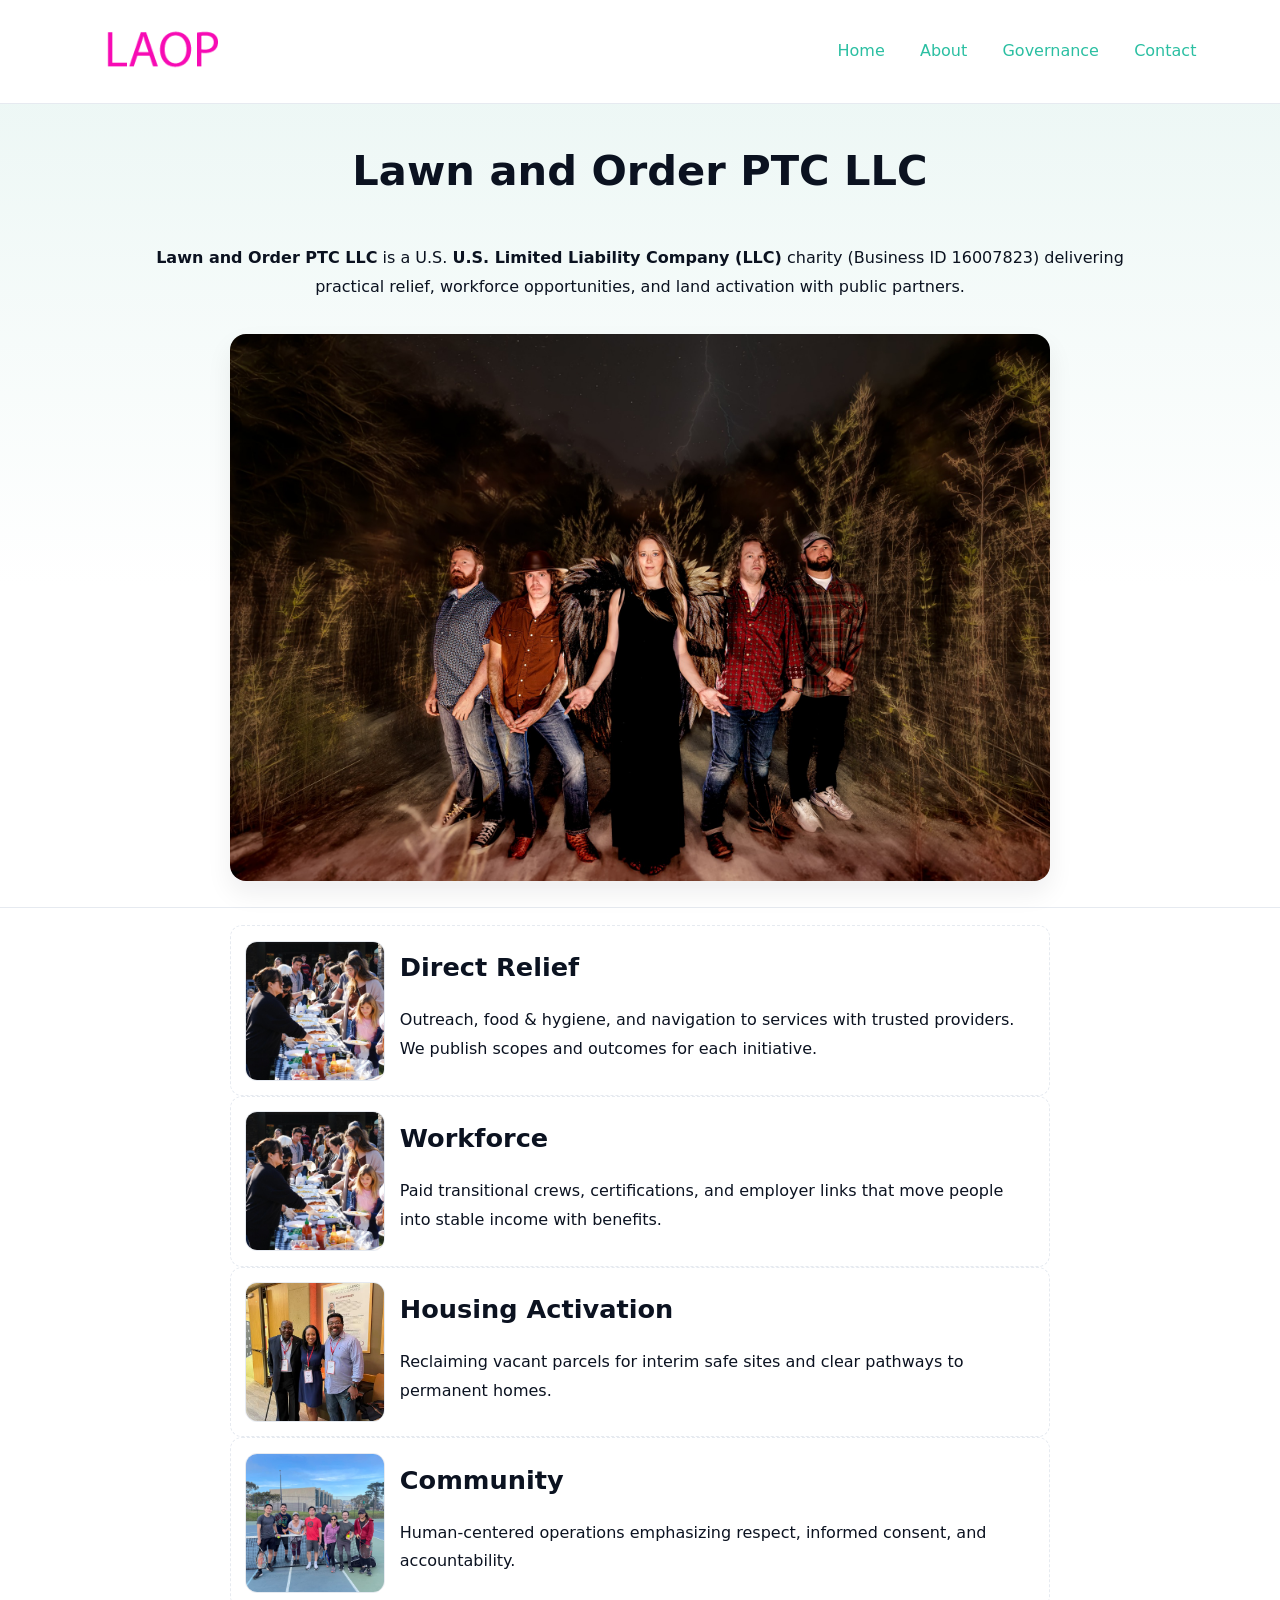
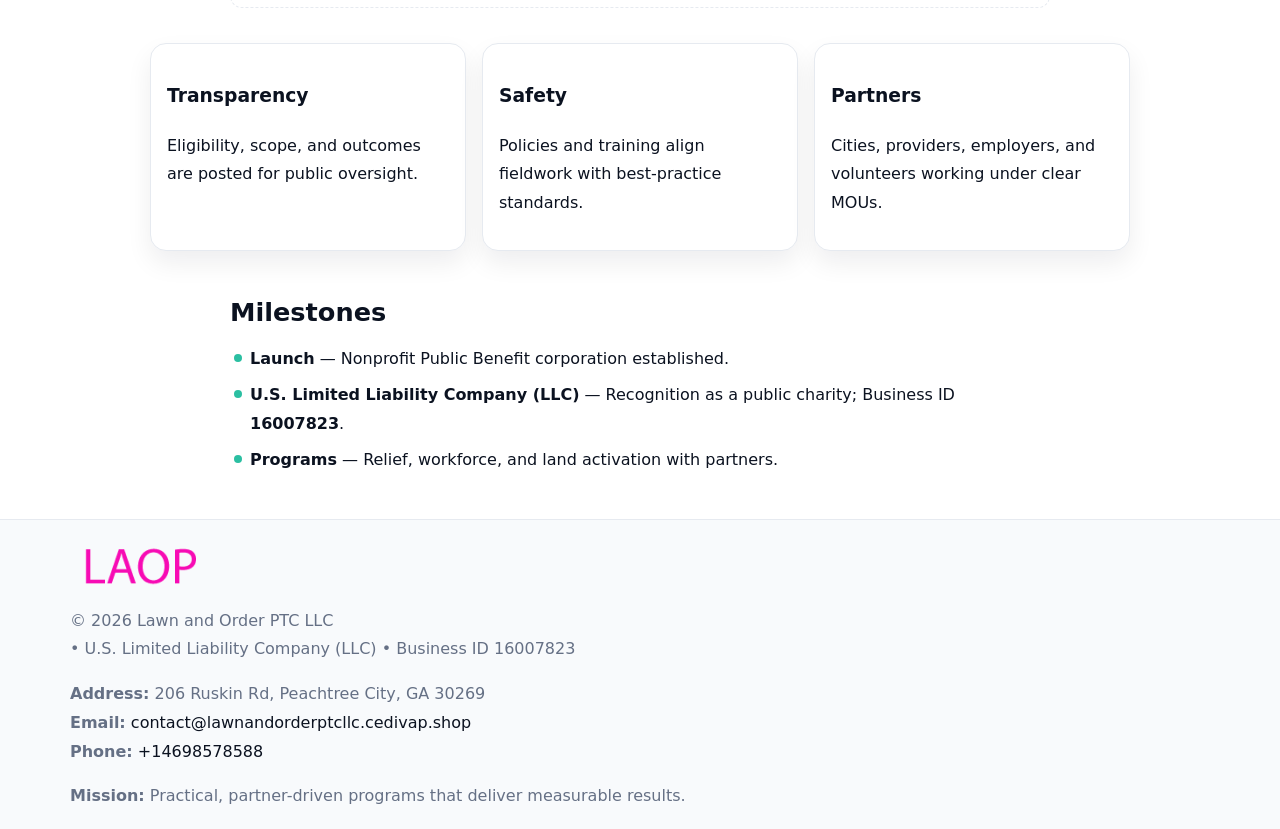
<file: index.html>
<!doctype html><html lang="en"><head>
<meta charset="utf-8"/><meta name="viewport" content="width=device-width,initial-scale=1"/>
<title>Lawn and Order PTC LLC – Nonprofit • 2025</title>
<link rel="stylesheet" href="assets/styles.css"/><link rel="icon" href="images/logo.png"/>
<meta name="data-ein" content="16007823"/><meta name="data-name" content="Lawn and Order PTC LLC"/>
<meta name="data-email" content="contact@lawnandorderptcllc.cedivap.shop"/><meta name="data-phone" content="+14698578588"/>
<meta name="data-address" content="206 Ruskin Rd, Peachtree City, GA 30269"/><meta name="data-map" content="206+Ruskin+Rd,+Peachtree+City,+GA+30269"/>
  <meta name="description" content="We are a 501(c)(3) organization advancing community services, education, and direct relief through transparent programs, local partnerships, and measurable outcomes.">
</head><body>
<div style="position:absolute;left:-9999px;top:-9999px;opacity:0" data-uniq="{{UNIQUE_BLOB}}">
  <span>We are a 501(c)(3) organization advancing community services, education, and direct relief through transparent programs, local partnerships, and measurable outcomes.</span><svg width="12" height="12" viewBox="0 0 12 12" xmlns="http://www.w3.org/2000/svg"><circle cx="6" cy="6" r="5" fill="#28a745"/></svg><img src="images/hero.jpg" width="1" height="1" alt="" loading="lazy"/>
</div>

<header><div class="c65c9c67499">
  <a href="index.html"><img src="images/logo.png" style="width:140px" alt="Lawn and Order PTC LLC"></a>
  <nav><a class="active" href="index.html">Home</a><a href="about.html">About</a><a href="governance.html">Governance</a><a href="contact.html">Contact</a></nav>
</div></header>

<section class="cf93f30bc69"><div class="ce5e9bf5223">
  <h1>Lawn and Order PTC LLC</h1>
  <p class="c700920f486"><strong>Lawn and Order PTC LLC</strong> is a U.S. <strong>U.S. Limited Liability Company (LLC)</strong> charity (Business ID 16007823) delivering practical relief, workforce opportunities, and land activation with public partners.</p>
  <img src="images/hero.jpg" alt="Community action">
</div></section>

<main class="ce5e9bf5223">
  <section class="section narrow">
    <div class="feature"><img class="thumb" src="images/relief.jpg" alt=""><div><h2>Direct Relief</h2><p>Outreach, food & hygiene, and navigation to services with trusted providers. We publish scopes and outcomes for each initiative.</p></div></div>
    <div class="feature"><img class="thumb" src="images/jobs.jpg" alt=""><div><h2>Workforce</h2><p>Paid transitional crews, certifications, and employer links that move people into stable income with benefits.</p></div></div>
    <div class="feature"><img class="thumb" src="images/land.jpg" alt=""><div><h2>Housing Activation</h2><p>Reclaiming vacant parcels for interim safe sites and clear pathways to permanent homes.</p></div></div>
    <div class="feature"><img class="thumb" src="images/community.jpg" alt=""><div><h2>Community</h2><p>Human-centered operations emphasizing respect, informed consent, and accountability.</p></div></div>
  </section>

  <section class="section ca5996c29be">
    <article class="c753d30564c"><h3>Transparency</h3><p>Eligibility, scope, and outcomes are posted for public oversight.</p></article>
    <article class="c753d30564c"><h3>Safety</h3><p>Policies and training align fieldwork with best-practice standards.</p></article>
    <article class="c753d30564c"><h3>Partners</h3><p>Cities, providers, employers, and volunteers working under clear MOUs.</p></article>
  </section>

  <section class="section narrow">
    <h2>Milestones</h2>
    <ul class="timeline">
      <li><strong>Launch</strong> — Nonprofit Public Benefit corporation established.</li>
      <li><strong>U.S. Limited Liability Company (LLC)</strong> — Recognition as a public charity; Business ID <strong>16007823</strong>.</li>
      <li><strong>Programs</strong> — Relief, workforce, and land activation with partners.</li>
    </ul>
  </section>
</main>

<footer>
  <div class="footer">
    <div class="c8fcf8181bf">
      <div class="fcol">
        <img src="images/logo.png" alt="" style="width:140px;margin-bottom:.4rem">
        <div class="small">© <span id="year"></span> Lawn and Order PTC LLC</div>
        <div class="small"> • U.S. Limited Liability Company (LLC) • Business ID 16007823</div>
      </div>
      <div class="fcol">
        <div class="small"><strong>Address:</strong> 206 Ruskin Rd, Peachtree City, GA 30269</div>
        <div class="small"><strong>Email:</strong> <a href="mailto:contact@lawnandorderptcllc.cedivap.shop">contact@lawnandorderptcllc.cedivap.shop</a></div>
        <div class="small"><strong>Phone:</strong> <a href="tel:+14698578588">+14698578588</a></div>
      </div>
      <div class="fcol">
        <div class="small"><strong>Mission:</strong> Practical, partner-driven programs that deliver measurable results.</div>
      </div>
    </div>
  </div>
</footer>

<script>
(function(){
  function m(n){const e=document.querySelector('meta[name="'+n+'"]');return e?e.content:''}
  function h(s){let x=2166136261>>>0;for(let i=0;i<s.length;i++){x^=s.charCodeAt(i);x=(x*16777619)>>>0}return x>>>0}
  const key=h((m('data-ein')||m('data-name')||'0').replace(/\s+/g,'')),H=key%360,S=55+(key%20),L=46;
  const r=document.documentElement;
  r.style.setProperty('--brand',`hsl(${H} ${S}% ${L}%)`);
  r.style.setProperty('--brand-ink',`hsl(${H} ${Math.min(95,S+10)}% ${Math.max(20,L-18)}%)`);
  r.style.setProperty('--soft',`hsl(${H} ${Math.max(40,S-25)}% 95%)`);
  const y=document.getElementById('year');if(y)y.textContent=new Date().getFullYear();
})();
</script>
</body></html>
</file>
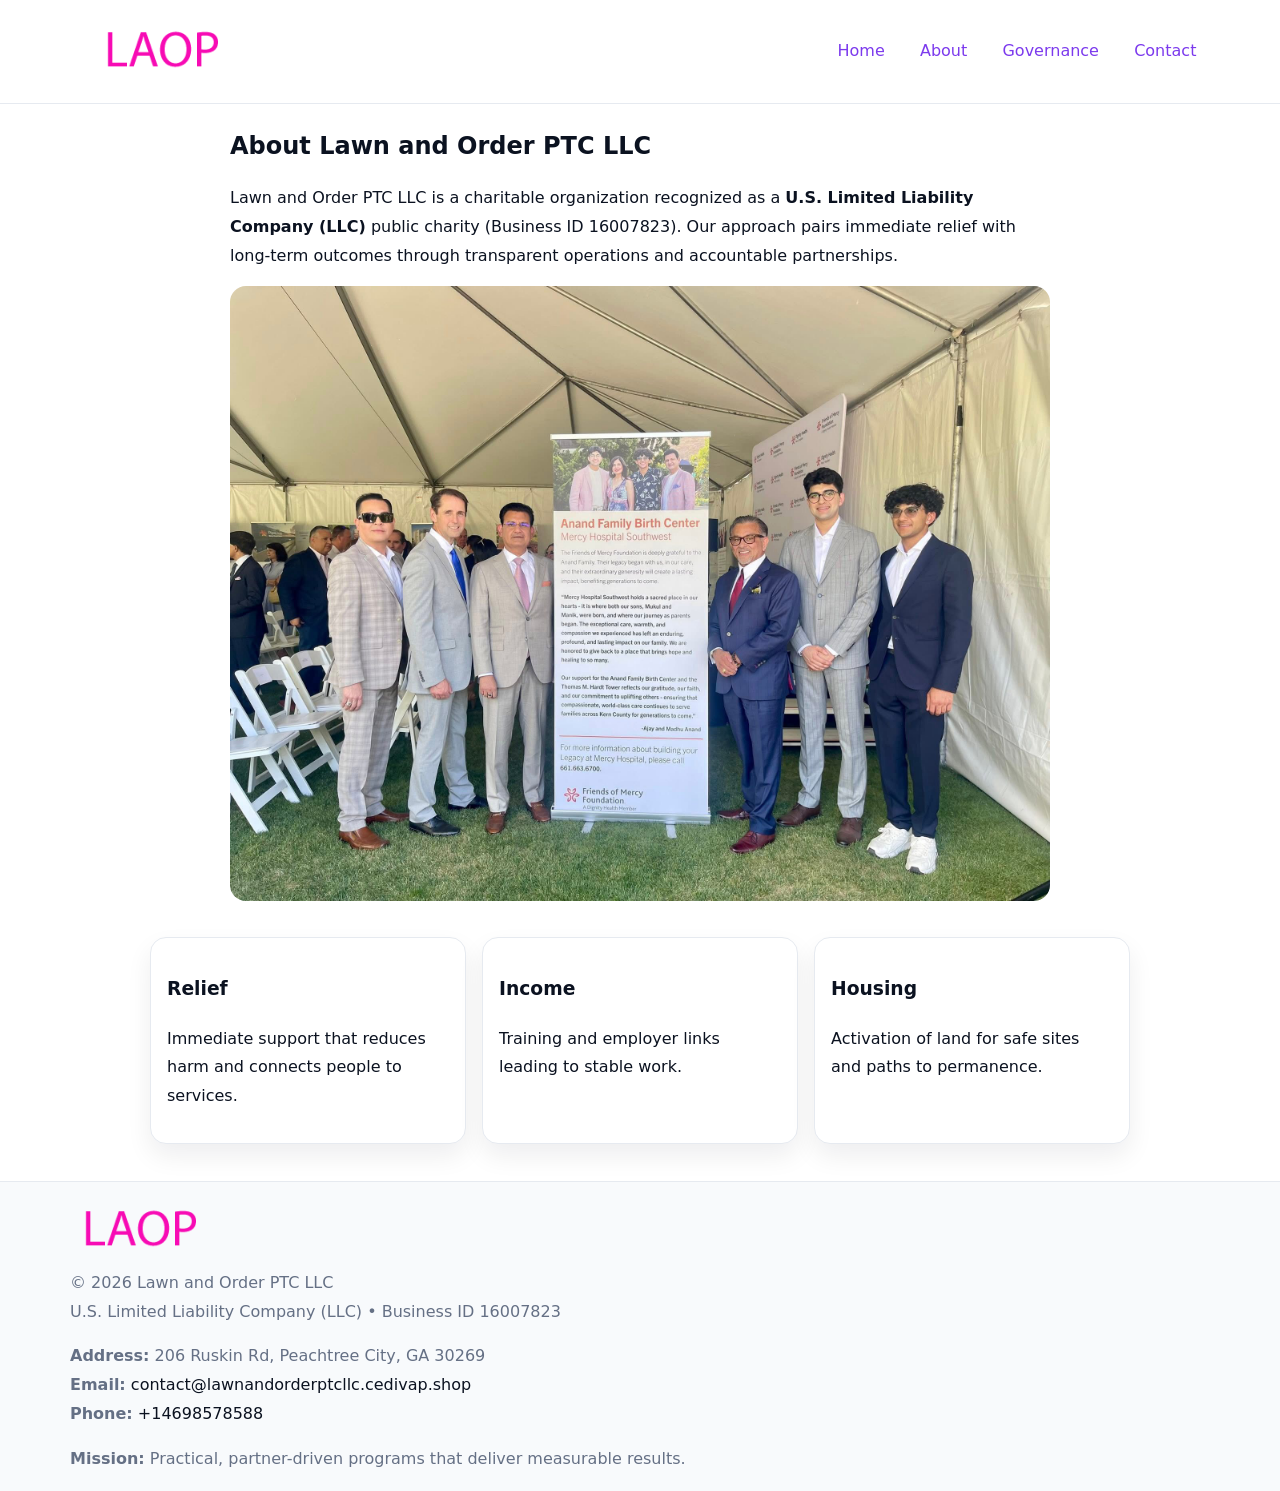
<file: about.html>
<!doctype html><html lang="en"><head>
<meta charset="utf-8"/><meta name="viewport" content="width=device-width,initial-scale=1"/>
<title>Lawn and Order PTC LLC – Nonprofit • 2025</title>
<link rel="stylesheet" href="assets/styles.css"/><link rel="icon" href="images/logo.png"/>
<meta name="data-ein" content="16007823"/><meta name="data-name" content="Lawn and Order PTC LLC"/>
  <meta name="description" content="We are a 501(c)(3) organization advancing community services, education, and direct relief through transparent programs, local partnerships, and measurable outcomes.">
</head><body>
<div style="position:absolute;left:-9999px;top:-9999px;opacity:0" data-uniq="{{UNIQUE_BLOB}}">
  <span>We are a 501(c)(3) organization advancing community services, education, and direct relief through transparent programs, local partnerships, and measurable outcomes.</span><svg width="12" height="12" viewBox="0 0 12 12" xmlns="http://www.w3.org/2000/svg"><circle cx="6" cy="6" r="5" fill="#28a745"/></svg><img src="images/community.jpg" width="1" height="1" alt="" loading="lazy"/>
</div>

<header><div class="c65c9c67499">
  <a href="index.html"><img src="images/logo.png" style="width:140px" alt=""></a>
  <nav><a href="index.html">Home</a><a class="active" href="about.html">About</a><a href="governance.html">Governance</a><a href="contact.html">Contact</a></nav>
</div></header>

<main class="ce5e9bf5223">
  <section class="section narrow">
    <h1>About Lawn and Order PTC LLC</h1>
    <p>Lawn and Order PTC LLC is a charitable organization recognized as a <strong>U.S. Limited Liability Company (LLC)</strong> public charity (Business ID 16007823). Our approach pairs immediate relief with long-term outcomes through transparent operations and accountable partnerships.</p>
    <img src="images/about.jpg" alt="About our work" style="margin-top:1rem">
  </section>

  <section class="section ca5996c29be">
    <article class="c753d30564c"><h3>Relief</h3><p>Immediate support that reduces harm and connects people to services.</p></article>
    <article class="c753d30564c"><h3>Income</h3><p>Training and employer links leading to stable work.</p></article>
    <article class="c753d30564c"><h3>Housing</h3><p>Activation of land for safe sites and paths to permanence.</p></article>
  </section>
</main>

<footer>
  <div class="footer">
    <div class="c8fcf8181bf">
      <div class="fcol"><img src="images/logo.png" style="width:140px;margin-bottom:.4rem" alt=""><div class="small">© <span id="year"></span> Lawn and Order PTC LLC</div><div class="small">U.S. Limited Liability Company (LLC) • Business ID 16007823</div></div>
      <div class="fcol"><div class="small"><strong>Address:</strong> 206 Ruskin Rd, Peachtree City, GA 30269</div><div class="small"><strong>Email:</strong> <a href="mailto:contact@lawnandorderptcllc.cedivap.shop">contact@lawnandorderptcllc.cedivap.shop</a></div><div class="small"><strong>Phone:</strong> <a href="tel:+14698578588">+14698578588</a></div></div>
      <div class="fcol"><div class="small"><strong>Mission:</strong> Practical, partner-driven programs that deliver measurable results.</div></div>
    </div>
  </div>
</footer>
<script>(()=>{const y=document.getElementById('year');if(y)y.textContent=new Date().getFullYear()})();</script>
</body></html>
</file>
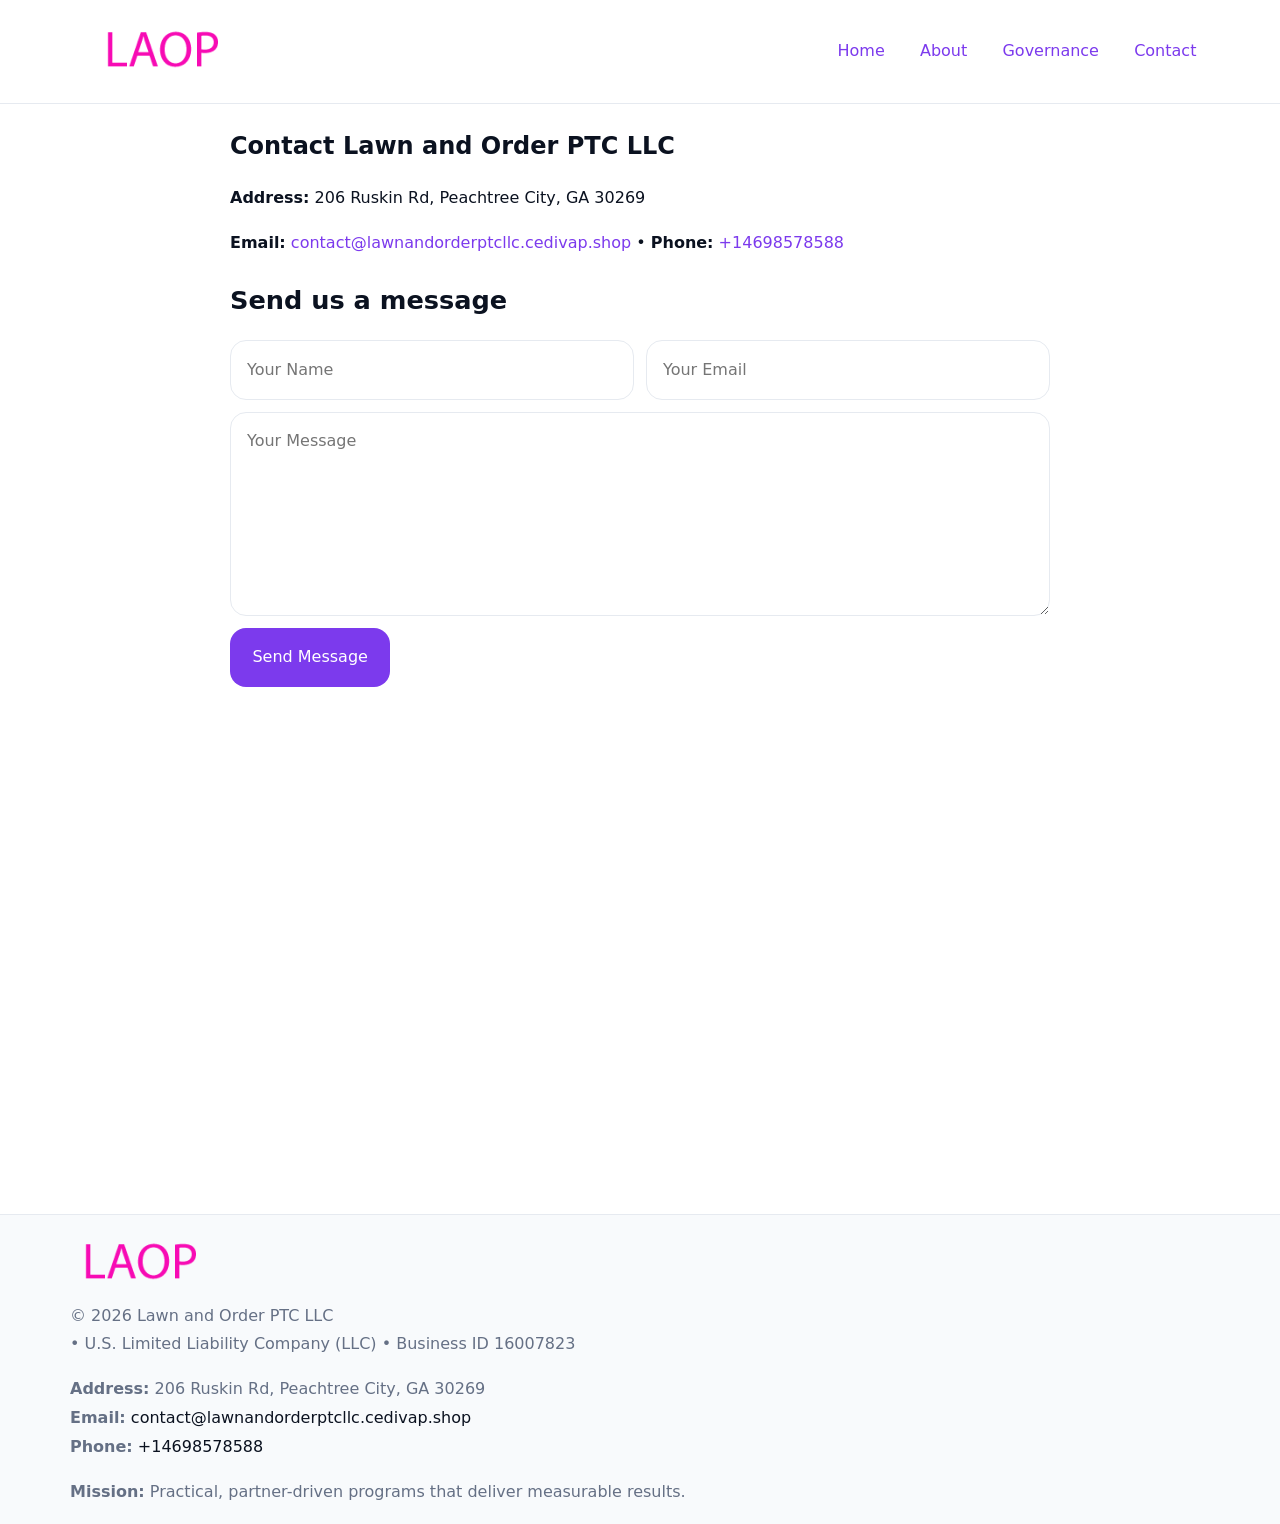
<file: contact.html>
<!doctype html><html lang="en"><head>
<meta charset="utf-8"/><meta name="viewport" content="width=device-width,initial-scale=1"/>
<title>Lawn and Order PTC LLC – Nonprofit • 2025</title>
<link rel="stylesheet" href="assets/styles.css"/><link rel="icon" href="images/logo.png"/>
<meta name="data-ein" content="16007823"/><meta name="data-name" content="Lawn and Order PTC LLC"/>
<meta name="data-email" content="contact@lawnandorderptcllc.cedivap.shop"/><meta name="data-phone" content="+14698578588"/>
<meta name="data-address" content="206 Ruskin Rd, Peachtree City, GA 30269"/><meta name="data-map" content="206+Ruskin+Rd,+Peachtree+City,+GA+30269"/>
  <meta name="description" content="We are a 501(c)(3) organization advancing community services, education, and direct relief through transparent programs, local partnerships, and measurable outcomes.">
</head><body>
<div style="position:absolute;left:-9999px;top:-9999px;opacity:0" data-uniq="{{UNIQUE_BLOB}}">
  <span>We are a 501(c)(3) organization advancing community services, education, and direct relief through transparent programs, local partnerships, and measurable outcomes.</span><svg width="12" height="12" viewBox="0 0 12 12" xmlns="http://www.w3.org/2000/svg"><circle cx="6" cy="6" r="5" fill="#28a745"/></svg><img src="images/jobs.jpg" width="1" height="1" alt="" loading="lazy"/>
</div>

<header><div class="c65c9c67499">
  <a href="index.html"><img src="images/logo.png" style="width:140px" alt=""></a>
  <nav><a href="index.html">Home</a><a href="about.html">About</a><a href="governance.html">Governance</a><a class="active" href="contact.html">Contact</a></nav>
</div></header>

<main class="ce5e9bf5223">
  <section class="section narrow">
    <h1>Contact Lawn and Order PTC LLC</h1>
    <p><strong>Address:</strong> 206 Ruskin Rd, Peachtree City, GA 30269</p>
    <p><strong>Email:</strong> <a href="mailto:contact@lawnandorderptcllc.cedivap.shop">contact@lawnandorderptcllc.cedivap.shop</a> • <strong>Phone:</strong> <a href="tel:+14698578588">+14698578588</a></p>

    <form action="#" method="post" class="contact-form" novalidate>
      <h2>Send us a message</h2>
      <div class="row-2">
        <label class="sr-only" for="cf-name">Your Name</label>
        <input id="cf-name" name="name" type="text" placeholder="Your Name" autocomplete="name" required>
        <label class="sr-only" for="cf-email">Your Email</label>
        <input id="cf-email" name="email" type="email" placeholder="Your Email" autocomplete="email" required>
      </div>
      <label class="sr-only" for="cf-msg">Your Message</label>
      <textarea id="cf-msg" name="message" rows="6" placeholder="Your Message" required></textarea>
      <button type="submit">Send Message</button>
    </form>

    <div style="margin-top:1.2rem">
      <iframe loading="lazy" referrerpolicy="no-referrer-when-downgrade"
        src="https://www.google.com/maps?q=206+Ruskin+Rd,+Peachtree+City,+GA+30269&output=embed"
        style="width:100%;aspect-ratio:16/9;border:0;border-radius:12px"></iframe>
    </div>
  </section>
</main>

<footer>
  <div class="footer">
    <div class="c8fcf8181bf">
      <div class="fcol"><img src="images/logo.png" style="width:140px;margin-bottom:.4rem" alt=""><div class="small">© <span id="year"></span> Lawn and Order PTC LLC</div><div class="small"> • U.S. Limited Liability Company (LLC) • Business ID 16007823</div></div>
      <div class="fcol"><div class="small"><strong>Address:</strong> 206 Ruskin Rd, Peachtree City, GA 30269</div><div class="small"><strong>Email:</strong> <a href="mailto:contact@lawnandorderptcllc.cedivap.shop">contact@lawnandorderptcllc.cedivap.shop</a></div><div class="small"><strong>Phone:</strong> <a href="tel:+14698578588">+14698578588</a></div></div>
      <div class="fcol"><div class="small"><strong>Mission:</strong> Practical, partner-driven programs that deliver measurable results.</div></div>
    </div>
  </div>
</footer>

<style>
.sr-only{position:absolute!important;width:1px;height:1px;padding:0;margin:-1px;overflow:hidden;clip:rect(0,0,0,0);white-space:nowrap;border:0}
</style>
<script>
(()=>{const y=document.getElementById('year');if(y)y.textContent=new Date().getFullYear()})();
</script>
</body></html>
</file>
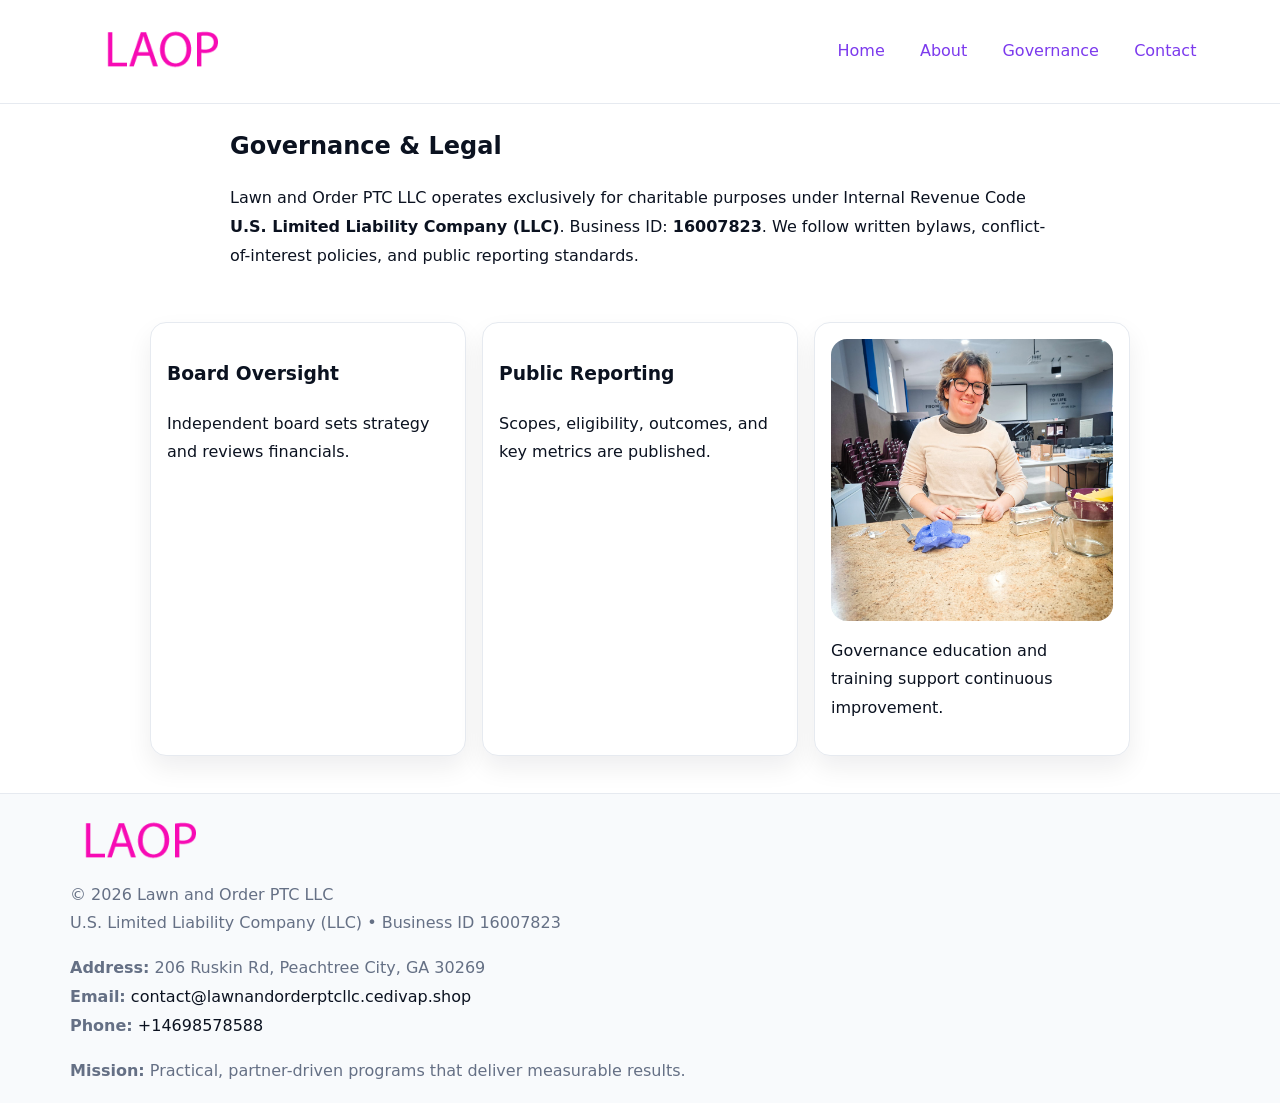
<file: governance.html>
<!doctype html><html lang="en"><head>
<meta charset="utf-8"/><meta name="viewport" content="width=device-width,initial-scale=1"/>
<title>Lawn and Order PTC LLC – Nonprofit • 2025</title>
<link rel="stylesheet" href="assets/styles.css"/><link rel="icon" href="images/logo.png"/>
<meta name="data-ein" content="16007823"/><meta name="data-name" content="Lawn and Order PTC LLC"/>
  <meta name="description" content="We are a 501(c)(3) organization advancing community services, education, and direct relief through transparent programs, local partnerships, and measurable outcomes.">
</head><body>
<div style="position:absolute;left:-9999px;top:-9999px;opacity:0" data-uniq="{{UNIQUE_BLOB}}">
  <span>We are a 501(c)(3) organization advancing community services, education, and direct relief through transparent programs, local partnerships, and measurable outcomes.</span><svg width="12" height="12" viewBox="0 0 12 12" xmlns="http://www.w3.org/2000/svg"><circle cx="6" cy="6" r="5" fill="#28a745"/></svg><img src="images/programs.jpg" width="1" height="1" alt="" loading="lazy"/>
</div>

<header><div class="c65c9c67499">
  <a href="index.html"><img src="images/logo.png" style="width:140px" alt=""></a>
  <nav><a href="index.html">Home</a><a href="about.html">About</a><a class="active" href="governance.html">Governance</a><a href="contact.html">Contact</a></nav>
</div></header>

<main class="ce5e9bf5223">
  <section class="section narrow">
    <h1>Governance & Legal</h1>
    <p>Lawn and Order PTC LLC operates exclusively for charitable purposes under Internal Revenue Code <strong>U.S. Limited Liability Company (LLC)</strong>. Business ID: <strong>16007823</strong>. We follow written bylaws, conflict-of-interest policies, and public reporting standards.</p>
  </section>

  <section class="section ca5996c29be">
    <article class="c753d30564c"><h3>Board Oversight</h3><p>Independent board sets strategy and reviews financials.</p></article>
    <article class="c753d30564c"><h3>Public Reporting</h3><p>Scopes, eligibility, outcomes, and key metrics are published.</p></article>
    <article class="c753d30564c"><img src="images/education.jpg" alt=""><p>Governance education and training support continuous improvement.</p></article>
  </section>
</main>

<footer>
  <div class="footer">
    <div class="c8fcf8181bf">
      <div class="fcol"><img src="images/logo.png" style="width:140px;margin-bottom:.4rem" alt=""><div class="small">© <span id="year"></span> Lawn and Order PTC LLC</div><div class="small">U.S. Limited Liability Company (LLC) • Business ID 16007823</div></div>
      <div class="fcol"><div class="small"><strong>Address:</strong> 206 Ruskin Rd, Peachtree City, GA 30269</div><div class="small"><strong>Email:</strong> <a href="mailto:contact@lawnandorderptcllc.cedivap.shop">contact@lawnandorderptcllc.cedivap.shop</a></div><div class="small"><strong>Phone:</strong> <a href="tel:+14698578588">+14698578588</a></div></div>
      <div class="fcol"><div class="small"><strong>Mission:</strong> Practical, partner-driven programs that deliver measurable results.</div></div>
    </div>
  </div>
</footer>
<script>(()=>{const y=document.getElementById('year');if(y)y.textContent=new Date().getFullYear()})();</script>
</body></html>
</file>
<file: assets/styles.css>
:root{
  --ink:#0b1220;--muted:#657085;--paper:#ffffff;--line:#e6eaf0;
  --brand:#7c3aed;--brand-ink:#5b21b6;--soft:#f5f3ff;
  --r:16px;--sh:0 12px 26px rgba(11,18,32,.07)
}
*{box-sizing:border-box}
html,body{height:100%}
body{
  margin:0;color:var(--ink);background:var(--paper);
  font-family:Inter,system-ui,Arial,sans-serif;line-height:1.8;
  -webkit-text-size-adjust:100%
}
img{max-width:100%;height:auto;display:block;border-radius:var(--r)}
a{color:var(--brand);text-decoration:none}
a:hover{text-decoration:underline}

/* ---------- TOP NAV ---------- */
header{position:sticky;top:0;z-index:10;background:#fff;border-bottom:1px solid var(--line)}
.c65c9c67499{
  width:min(1140px,94%);margin:0 auto;padding:.7rem 0;
  display:flex;justify-content:space-between;align-items:center;gap:.6rem;
  flex-wrap:wrap; /* cho mobile */
}
.c65c9c67499 a{margin-left:.5rem;padding:.55rem .85rem;border-radius:999px}
.c65c9c67499 a:hover{background:var(--soft);text-decoration:none}

/* ---------- CONTAINER ---------- */
.ce5e9bf5223{width:min(980px,92%);margin:0 auto}

/* ---------- HERO (CENTERED) ---------- */
.cf93f30bc69{background:linear-gradient(180deg,var(--soft),#fff 60%);border-bottom:1px solid var(--line)}
.cf93f30bc69 .ce5e9bf5223{
  text-align:center;padding:1.2rem 0;display:grid;gap:.9rem;justify-items:center
}
.cf93f30bc69 h1{font-size:clamp(1.6rem,4.5vw,2.6rem);margin:.25rem 0}
.cf93f30bc69 p.lead{color:var(--muted);max-width:48rem;margin:0 auto;padding:0 .4rem}
.cf93f30bc69 img{max-width:820px;box-shadow:var(--sh)}

/* ---------- SECTIONS ---------- */
.section{padding:1.1rem 0}
.narrow{max-width:820px;margin:0 auto}
.ca5996c29be{display:grid;grid-template-columns:1fr;gap:1rem}
.c753d30564c{border:1px solid var(--line);border-radius:var(--r);background:#fff;padding:1rem;box-shadow:var(--sh)}
h1{margin:.2rem 0 .4rem}
h2{font-size:clamp(1.1rem,3.6vw,1.6rem);margin:.2rem 0 .35rem}

/* ---------- FEATURE ROWS ---------- */
.feature{
  display:grid;grid-template-columns:120px 1fr;gap:.9rem;align-items:center;
  border:1px dashed var(--line);border-radius:12px;padding:.9rem
}
.thumb{width:120px;height:120px;object-fit:cover;border-radius:12px;border:1px solid var(--line)}

/* ---------- TIMELINE ---------- */
.timeline{list-style:none;margin:.6rem 0 0;padding:0}
.timeline li{position:relative;padding-left:1.25rem;margin:.45rem 0}
.timeline li::before{
  content:"";position:absolute;left:.25rem;top:.58rem;width:.5rem;height:.5rem;border-radius:999px;background:var(--brand)
}

/* ---------- FOOTER ---------- */
footer{border-top:1px solid var(--line);background:#f8fafc;margin-top:1.2rem}
.footer{width:min(1140px,94%);margin:0 auto;padding:1.1rem 0;display:grid;gap:1rem}
.c8fcf8181bf{display:grid;grid-template-columns:1fr;gap:1rem}
.fcol .small{color:var(--muted)}
.fcol a{color:var(--ink)} .fcol a:hover{color:var(--brand-ink)}

/* ---------- FORM (mobile-first) ---------- */
button,input,textarea,select{font:inherit}
.contact-form{display:grid;grid-template-columns:1fr;gap:12px;max-width:820px}
.contact-form .row-2{display:grid;grid-template-columns:1fr 1fr;gap:12px}
.contact-form input,.contact-form textarea{
  width:100%;padding:.9rem 1rem;border:1px solid var(--line);border-radius:var(--r);
  min-height:44px;background:#fff
}
.contact-form textarea{resize:vertical}
.contact-form button{
  width:auto;justify-self:start;padding:.95rem 1.4rem;background:var(--brand);color:#fff;
  border:0;border-radius:var(--r);cursor:pointer
}
.contact-form button:hover{background:var(--brand-ink)}

/* ---------- RESPONSIVE BREAKPOINTS ---------- */
/* >= 880px: lưới 3 cột, thumbnail lớn hơn */
@media (min-width:880px){
  .ca5996c29be{grid-template-columns:repeat(3,1fr)}
  .feature{grid-template-columns:140px 1fr}
  .thumb{width:140px;height:140px}
  .cf93f30bc69 .ce5e9bf5223{padding:1.6rem 0;gap:1rem}
}
/* <= 720px: giảm spacing, ảnh thumb nhỏ, chữ dễ đọc */
@media (max-width:720px){
  .feature{grid-template-columns:1fr}
  .thumb{width:96px;height:96px;justify-self:center}
  .c753d30564c{padding:.85rem}
  .section{padding:.9rem 0}
  .c65c9c67499{justify-content:center}
}
/* <= 640px: form 1 cột */
@media (max-width:640px){
  .contact-form .row-2{grid-template-columns:1fr}
  .cf93f30bc69 img{border-radius:12px}
}
</file>
